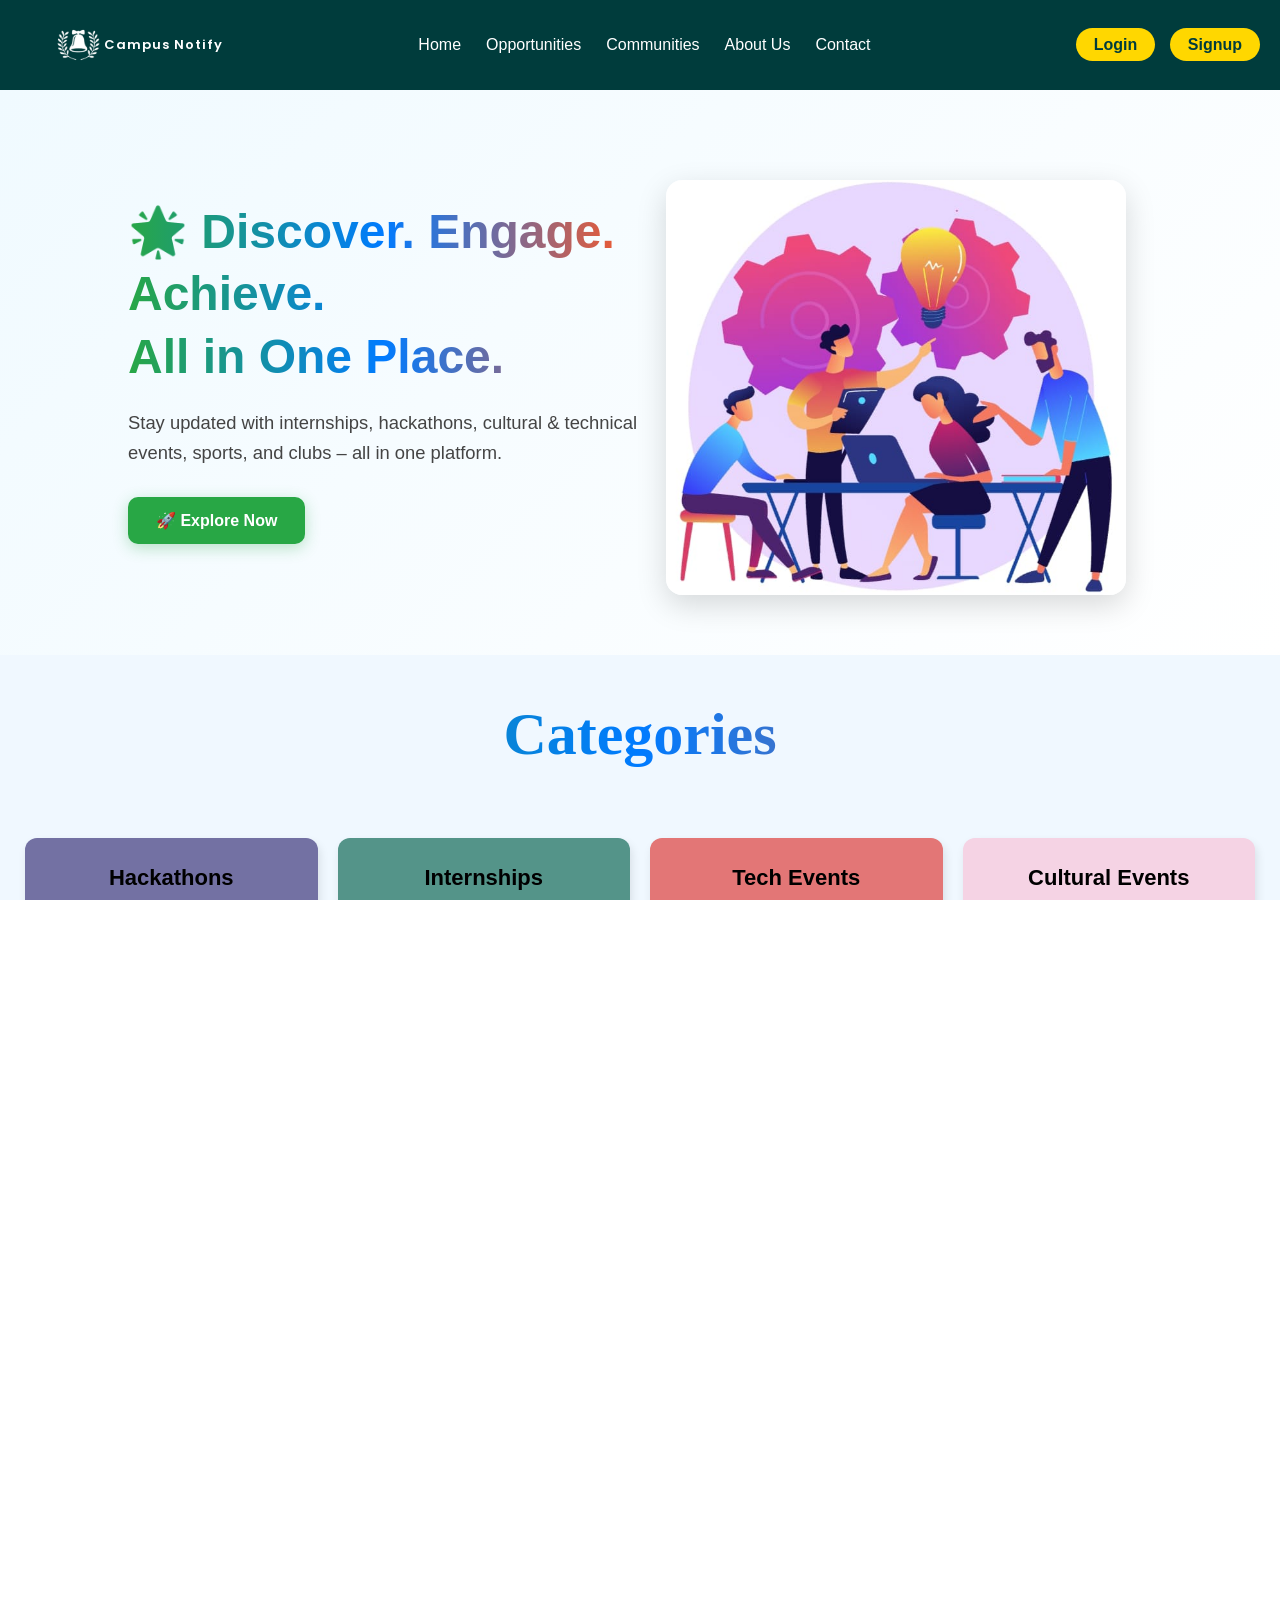
<file: index.html>
<!DOCTYPE html>
<html>
<head>
  <title>Iship</title>
  <link rel="stylesheet" href="iship.css">
  <meta name="viewport" content="width=device-width, initial-scale=1.0">
  <link href="https://fonts.googleapis.com/css?family=Poppins" rel="stylesheet" />
  <link href="https://fonts.googleapis.com/css2?family=Inter:wght@400;600;700&display=swap" rel="stylesheet">
</head>
<body>

<div class="main">
  <div class="navbar">
   <div class="logopart">
      <img src="nani-removebg-preview (1).png" class="icon" alt="Campus Logo">
           <span class="logo-text">Campus Notify</span>

    </div>
    <div class="links">
      <div class="hamburger" onclick="toggleMenu()">&#9776;</div>
      <ul>
        <li><a href="#">Home</a></li>
        <li><a href="#">Opportunities</a></li>
        <li><a href="#">Communities</a></li>
        <li><a href="#">About Us</a></li>
        <li><a href="#">Contact</a></li>
      </ul>
    </div>

    <div class="login">
      <a href="login.html" class="btn">Login</a>
      <a href="signup.html" class="btn">Signup</a>
    </div>
  </div>


  <section class="hero11">
    <div class="hero-content11">
      <h1>🌟 Discover. Engage. Achieve. <br> All in One Place.</h1>
      <p>Stay updated with internships, hackathons, cultural & technical events, sports, and clubs – all in one platform.</p>
      <a href="#events" class="btn11">🚀 Explore Now</a>
    </div>
    <div class="hero-image11">
      <img src="ni.jpg" alt="Campus Illustration">
    </div>
  </section>
<section class="ss">
  <h1 class="cat-underline">Categories</h1>

  <div class="categories">
    <div class="g1">Hackathons</div>
    <div class="g2">Internships</div>
    <div class="g3">Tech Events</div>
    <div class="g4">Cultural Events</div>
    <div class="g5">Workshops</div>
    <div class="g6">Club Activities</div>
    <div class="g7">Outdoor Sports</div>
    <div class="g8">Indoor Sports</div>
  </div>
  </section>
  
  <div class="aboutsection">
    <div class="image1"><img src="iship.jpg" alt="About CampusNotify"></div> 
    <div class="about-campusnotify">
      <p class="section-label">ABOUT US</p>
      <h2 class="main-heading">
        Discover & Grow with <span>CampusNotify</span>
      </h2>
      <div class="underline"></div>

      <p class="about-description">
        CampusNotify is your all-in-one platform to explore campus opportunities — from 
        <strong>hackathons</strong> and <strong>internships</strong> to <strong>cultural fests</strong> and 
        <strong>club activities</strong>. Whether you're just starting out or looking to expand your portfolio, 
        CampusNotify keeps you connected, informed, and engaged with your college community.
      </p>
      <ul class="highlights">
        <li>🎯 Stay Updated on Events & Opportunities</li>
        <li>🤝 Connect with Clubs and Communities</li>
        <li>📩 Direct Registration and Contact Info</li>
      </ul>
    </div>
  </div>

  <footer class="footer">
    <div class="footer-container">
      <div class="footer-section about">
        <h3>CampusNotify</h3>
        <p>CampusNotify is your go-to portal for hackathons, internships, workshops, and all campus events.</p>
      </div>

      <div class="footer-section links">
        <h4>Quick Links</h4>
        <ul>
          <li><a href="#">Home</a></li>
          <li><a href="#">Events</a></li>
          <li><a href="#">Internships</a></li>
          <li><a href="#">Clubs</a></li>
          <li><a href="#">Contact</a></li>
        </ul>
      </div>

      <div class="footer-section contact">
        <h4>Contact</h4>
        <p>Email: contact@campusnotify.in</p>
        <p>Phone: ‪‪+91 12345 67890‬‬</p>
      </div>

      <div class="footer-section social">
        <h4>Follow Us</h4>
        <div class="social-icons">
          <a href="#"><img src="linkedin.jpg" alt="Instagram" /> Instagram</a>
          <a href="#"><img src="./github.jpg" alt="LinkedIn" /> LinkedIn</a>
          <a href="#"><img src="instagram.jpg" alt="GitHub" /> GitHub</a>
        </div>
      </div>
    </div>
<!DOCTYPE html>
<!-- <html>
<head>
  <title>Iship</title>
  <link rel="stylesheet" href="iship.css">
  <meta name="viewport" content="width=device-width, initial-scale=1.0">
  <link href="https://fonts.googleapis.com/css?family=Poppins" rel="stylesheet" />
  <link href="https://fonts.googleapis.com/css2?family=Inter:wght@400;600;700&display=swap" rel="stylesheet">
</head>
<body>

<div class="main">
  <div class="navbar">
    <div class="icon">
      <img src="campus.jpg" alt="Campus Logo" style="height: 60px; width: 250px;">
    </div>
        
    <div class="links">
      <div class="hamburger" onclick="toggleMenu()">&#9776;</div>
      <ul>
        <li><a href="#">Home</a></li>
        <li><a href="#">Opportunities</a></li>
        <li><a href="#">Communities</a></li>
        <li><a href="#">About Us</a></li>
        <li><a href="#">Contact</a></li>
      </ul>
    </div>

    <div class="login">
      <a href="login.html" class="btn">Login</a>
      <a href="signup.html" class="btn">Signup</a>
    </div>
  </div>


  <section class="hero11">
    <div class="hero-content11">
      <h1>🌟 Discover. Engage. Achieve. <br> All in One Place.</h1>
      <p>Stay updated with internships, hackathons, cultural & technical events, sports, and clubs – all in one platform.</p>
      <a href="#events" class="btn11">🚀 Explore Now</a>
    </div>
    <div class="hero-image11">
      <img src="ni.jpg" alt="Campus Illustration">
    </div>
  </section>

  <h1 class="cat underline">Categories</h1>

  <div class="categories">
    <div class="g1">Hackathons</div>
    <div class="g2">Internships</div>
    <div class="g3">Tech Events</div>
    <div class="g4">Cultural Events</div>
    <div class="g5">Workshops</div>
    <div class="g6">Club Activities</div>
    <div class="g7">Outdoor Sports</div>
    <div class="g8">Indoor Sports</div>
  </div>

  <div class="aboutsection">
    <div class="image1"><img src="iship.jpg" alt="About CampusNotify"></div> 
    <div class="about-campusnotify">
      <p class="section-label">ABOUT US</p>
      <h2 class="main-heading">
        Discover & Grow with <span>CampusNotify</span>
      </h2>
      <div class="underline"></div>

      <p class="about-description">
        CampusNotify is your all-in-one platform to explore campus opportunities — from 
        <strong>hackathons</strong> and <strong>internships</strong> to <strong>cultural fests</strong> and 
        <strong>club activities</strong>. Whether you're just starting out or looking to expand your portfolio, 
        CampusNotify keeps you connected, informed, and engaged with your college community.
      </p>

      <ul class="highlights">
        <li>🎯 Stay Updated on Events & Opportunities</li>
        <li>🤝 Connect with Clubs and Communities</li>
        <li>📩 Direct Registration and Contact Info</li>
      </ul>
    </div>
  </div>

  <footer class="footer">
    <div class="footer-container">
      <div class="footer-section about">
        <h3>CampusNotify</h3>
        <p>CampusNotify is your go-to portal for hackathons, internships, workshops, and all campus events.</p>
      </div>

      <div class="footer-section links">
        <h4>Quick Links</h4>
        <ul>
          <li><a href="#">Home</a></li>
          <li><a href="#">Events</a></li>
          <li><a href="#">Internships</a></li>
          <li><a href="#">Clubs</a></li>
          <li><a href="#">Contact</a></li>
        </ul>
      </div>

      <div class="footer-section contact">
        <h4>Contact</h4>
        <p>Email: contact@campusnotify.in</p>
        <p>Phone: ‪‪+91 12345 67890‬‬</p>
      </div>

      <div class="footer-section social">
        <h4>Follow Us</h4>
        <div class="social-icons">
          <a href="#"><img src="linkedin.jpg" alt="Instagram" /> Instagram</a>
          <a href="#"><img src="./github.jpg" alt="LinkedIn" /> LinkedIn</a>
          <a href="#"><img src="instagram.jpg" alt="GitHub" /> GitHub</a>
        </div>
      </div>
    </div>

    <div class="footer-bottom">
      <p>© 2025 CampusNotify. All rights reserved.</p>
    </div>
  </footer>
</div>

<script>
  function toggleMenu() {
    const navList = document.querySelector(".links ul");
    navList.classList.toggle("active");
  }
</script>

</body>
</html>

    <div class="footer-bottom">
      <p>© 2025 CampusNotify. All rights reserved.</p>
    </div>
  </footer>
</div>

<script>
  function toggleMenu() {
    const navList = document.querySelector(".links ul");
    navList.classList.toggle("active");
  }
</script>

</body>
</html> -->
</file>
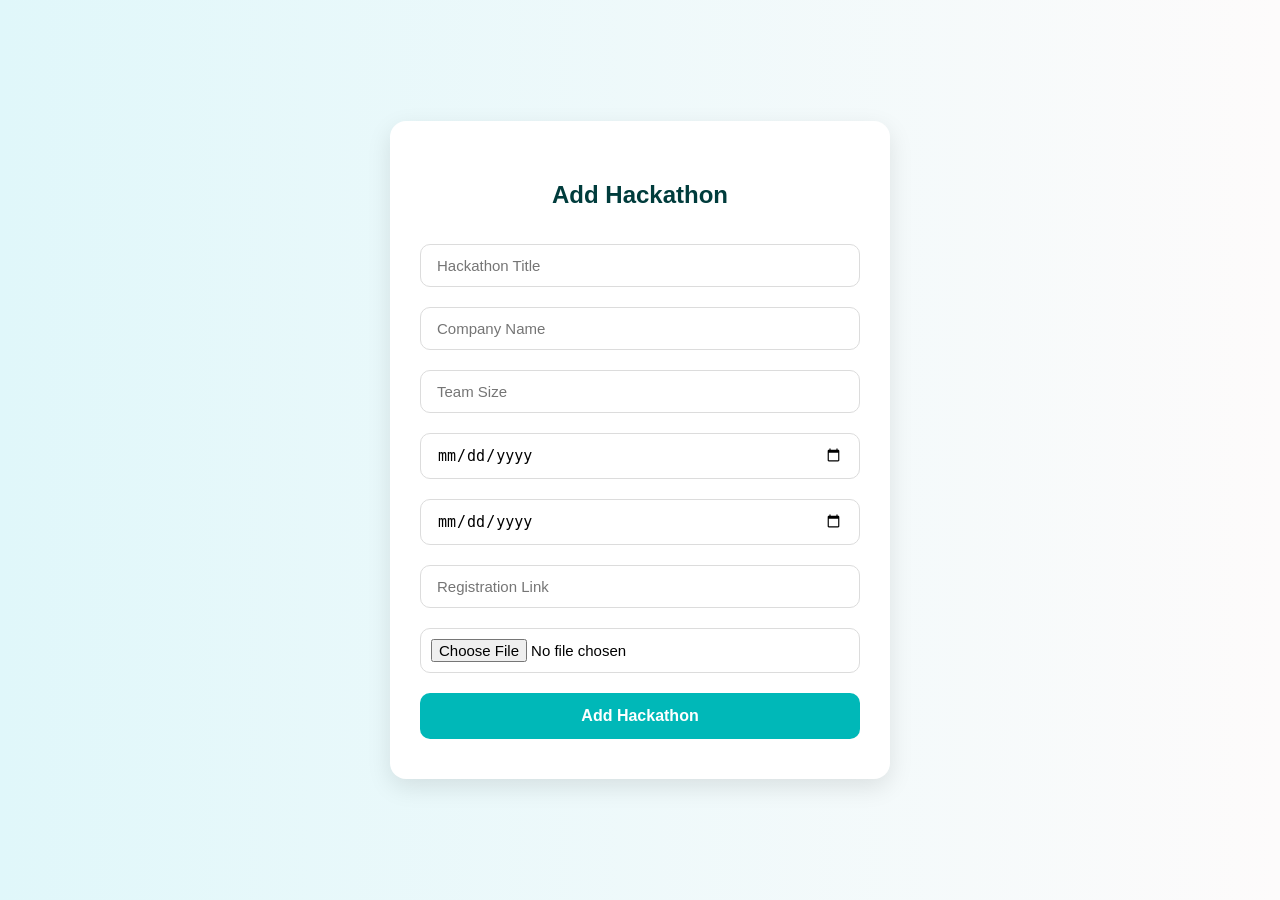
<file: addhackathon.html>
<!DOCTYPE html>
<html lang="en">
<head>
  <meta charset="UTF-8" />
  <title>Add Hackathon</title>
  <link href="https://fonts.googleapis.com/css?family=Poppins" rel="stylesheet" />
  <style>
    * {
      box-sizing: border-box;
    }

    body {
      font-family: 'Segoe UI', sans-serif;
      background: linear-gradient(to right, #e0f7fa, #fdfbfb);
      display: flex;
      justify-content: center;
      align-items: center;
      min-height: 100vh;
      margin: 0;
    }

    .form-container {
      background: #ffffff;
      padding: 40px 30px;
      border-radius: 16px;
      box-shadow: 0 8px 24px rgba(0, 0, 0, 0.1);
      width: 100%;
      max-width: 500px;
      animation: fadeIn 0.4s ease;
    }

    @keyframes fadeIn {
      from { opacity: 0; transform: translateY(20px); }
      to { opacity: 1; transform: translateY(0); }
    }

    .form-container h2 {
      text-align: center;
      margin-bottom: 25px;
      color: #003c3c;
      font-weight: 600;
    }

    .form-container input {
      width: 100%;
      padding: 12px 16px;
      margin: 10px 0;
      border: 1px solid #dcdcdc;
      border-radius: 10px;
      font-size: 15px;
      transition: 0.2s border ease;
    }

    .form-container input[type="file"] {
      padding: 10px;
    }

    .form-container input:focus {
      outline: none;
      border-color: #00b8b8;
      box-shadow: 0 0 5px rgba(0, 184, 184, 0.2);
    }

    .form-container button {
      width: 100%;
      padding: 14px;
      background-color: #00b8b8;
      color: white;
      border: none;
      border-radius: 10px;
      font-size: 16px;
      font-weight: bold;
      cursor: pointer;
      margin-top: 10px;
      transition: background-color 0.3s ease;
    }

    .form-container button:hover {
      background-color: #009999;
    }
  </style>
</head>
<body>
  <div class="form-container">
    <h2>Add Hackathon</h2>
    <form id="hackathonForm">
      <input type="text" id="title" placeholder="Hackathon Title" required>
      <input type="text" id="company" placeholder="Company Name" required>
      <input type="text" id="teamSize" placeholder="Team Size" required>
      <input type="date" id="startDate" required>
      <input type="date" id="endDate" required>
      <input type="url" id="link" placeholder="Registration Link" required>
      <input type="file" id="image" accept="image/*" required>
      <button type="submit">Add Hackathon</button>
    </form>
  </div>

  <script>
    document.getElementById("hackathonForm").addEventListener("submit", function (e) {
      e.preventDefault();

      const imageInput = document.getElementById("image");
      const file = imageInput.files[0];

      if (!file) {
        alert("Please upload an image.");
        return;
      }

      const reader = new FileReader();
      reader.onload = function () {
        const imageBase64 = reader.result;

        const hackathon = {
          title: document.getElementById("title").value,
          company: document.getElementById("company").value,
          teamSize: document.getElementById("teamSize").value,
          startDate: document.getElementById("startDate").value,
          endDate: document.getElementById("endDate").value,
          link: document.getElementById("link").value,
          image: imageBase64
        };

        const hackathons = JSON.parse(localStorage.getItem("hackathons")) || [];
        hackathons.push(hackathon);
        localStorage.setItem("hackathons", JSON.stringify(hackathons));

        alert("Hackathon added successfully!");
        e.target.reset();
        window.location.href = "showhackathon.html"; // Redirect to hackathon page
      };

      reader.readAsDataURL(file); // Convert image to base64
    });
  </script>
</body>
</html>
</file>
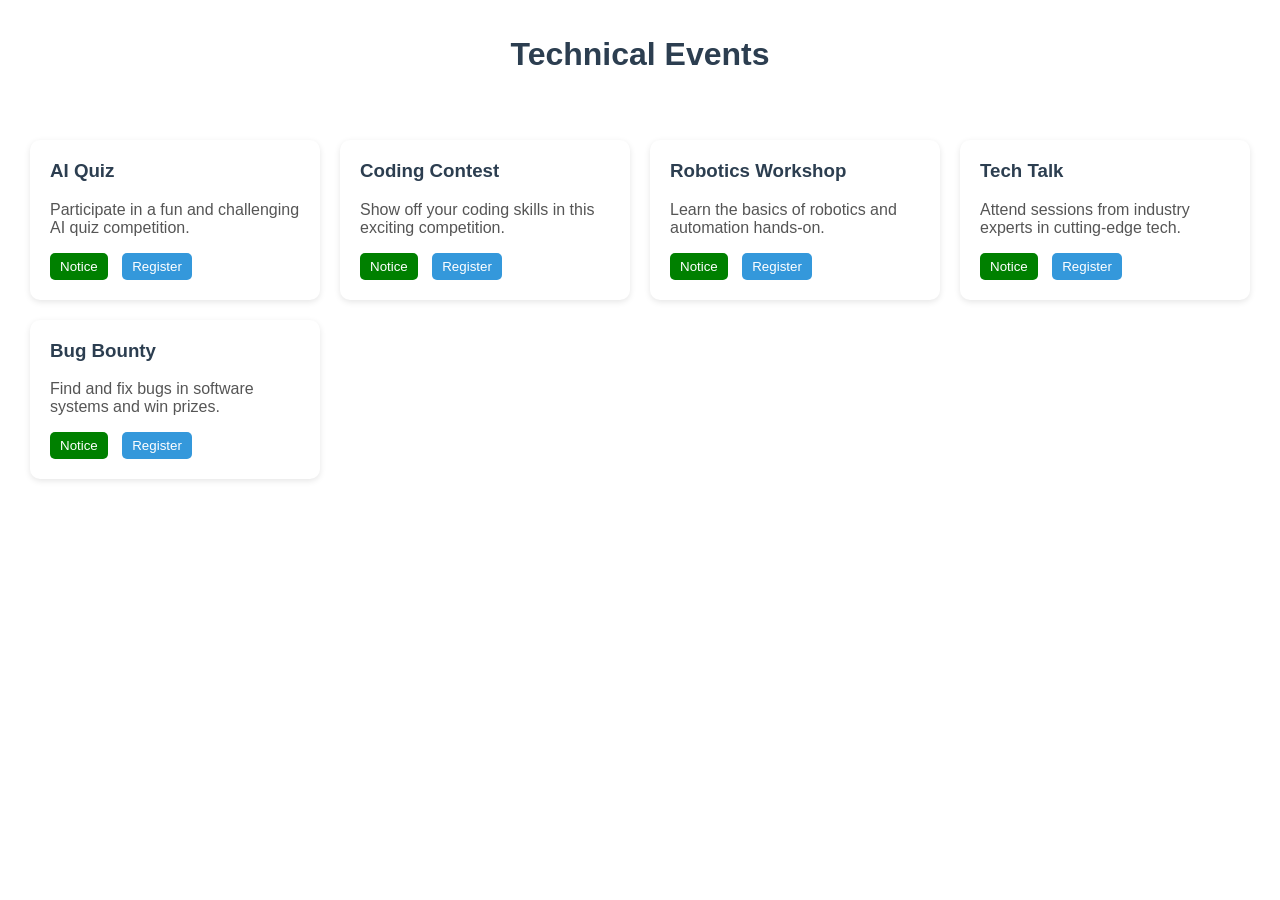
<file: campus2.html>
<!DOCTYPE html>
<html>
<head>
  <title>Technical Events</title>
  <link rel="stylesheet" href="technicalevents.css">
</head>
<body>
  <header>
    <h1>Technical Events</h1>
  </header>

  <div class="container">
    <div class="card-container">
      <div class="card">
        <h3>AI Quiz</h3>
        <p>Participate in a fun and challenging AI quiz competition.</p>
        <button class="notice-btn">Notice</button>
        <button class="register-btn">Register</button>
      </div>
      <div class="card">
        <h3>Coding Contest</h3>
        <p>Show off your coding skills in this exciting competition.</p>
        <button class="notice-btn">Notice</button>
        <button class="register-btn">Register</button>
      </div>
      <div class="card">
        <h3>Robotics Workshop</h3>
        <p>Learn the basics of robotics and automation hands-on.</p>
        <button class="notice-btn">Notice</button>
        <button class="register-btn">Register</button>
      </div>
      <div class="card">
        <h3>Tech Talk</h3>
        <p>Attend sessions from industry experts in cutting-edge tech.</p>
        <button class="notice-btn">Notice</button>
        <button class="register-btn">Register</button>
      </div>
      <div class="card">
        <h3>Bug Bounty</h3>
        <p>Find and fix bugs in software systems and win prizes.</p>
        <button class="notice-btn">Notice</button>
        <button class="register-btn">Register</button>
      </div>
    </div>
  </div>
</body>
</html>
<!DOCTYPE html>
<html>
<head>
</file>
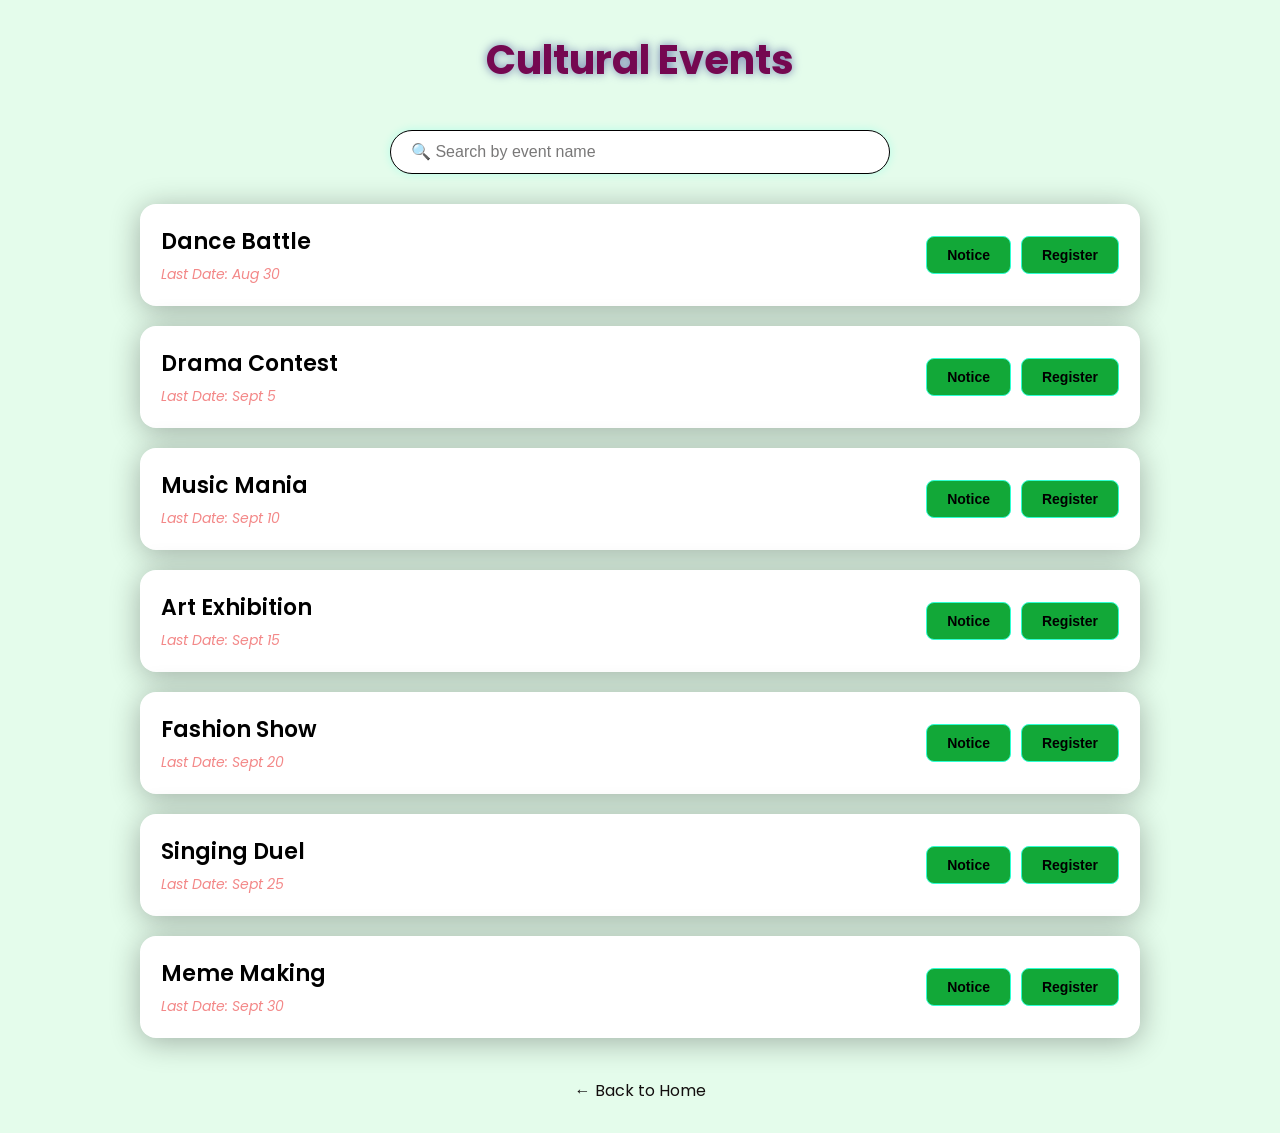
<file: campus3.html>
<!DOCTYPE html>
<html lang="en">
<head>
  <meta charset="UTF-8" />
  <meta name="viewport" content="width=device-width, initial-scale=1.0"/>
  <title>Cultural Events</title>
      <link href='https://fonts.googleapis.com/css?family=Poppins' rel='stylesheet'>

  <style>
    * {
      margin: 0;
      padding: 0;
      box-sizing: border-box;
    }

    body {
       font-family: 'poppins';
      background-color: #E4FCEB;
      padding: 30px;
      color: #fff;
    }

    h1 {
      text-align: center;
      color: #750851;
      text-shadow: 0 0 10px #6e7cac;
      margin-bottom: 40px;
      font-size: 2.5rem;
    }

    .search {
      display: flex;
      justify-content: center;
      margin-bottom: 30px;
    }

    #searchInput {
      padding: 12px 20px;
      width: 80%;
      max-width: 500px;
      border-radius: 30px;
      border: 1px solid black;
      outline: none;
      font-size: 16px;
      backdrop-filter: blur(10px);
      transition: 0.3s ease;
      box-shadow: 0 0 10px rgba(0, 255, 225, 0.2);
    }
    .search input::placeholder {
      color: #797878;
    }

    .event-wrapper {
      display: flex;
      flex-direction: column;
      align-items: center;
      gap: 20px;
    }

    .Event {
      width: 90%;
      max-width: 1000px;
      background: white;
      backdrop-filter: blur(15px);
      -webkit-backdrop-filter: blur(15px);
      border: 1px solid rgba(255, 255, 255, 0.1);
      box-shadow: 0 4px 30px rgba(0, 0, 0, 0.3);
      border-radius: 16px;
      padding: 20px;
      display: flex;
      justify-content: space-between;
      align-items: center;
      transition: transform 0.3s ease, box-shadow 0.3s ease;
      opacity: 0;
      transform: translateY(40px);
      animation: fadeSlideUp 0.8s forwards;
    }

    .Event:nth-child(1) { animation-delay: 0.1s; }
    .Event:nth-child(2) { animation-delay: 0.3s; }
    .Event:nth-child(3) { animation-delay: 0.5s; }
    .Event:nth-child(4) { animation-delay: 0.7s; }
    .Event:nth-child(5) { animation-delay: 0.9s; }
    .Event:nth-child(6) { animation-delay: 1.1s; }
    .Event:nth-child(7) { animation-delay: 1.3s; }

    @keyframes fadeSlideUp {
      to {
        opacity: 1;
        transform: translateY(0);
      }
    }

    .Event:hover {
      transform: translateY(-6px);
      box-shadow: 0 12px 25px rgba(24, 197, 68, 0.3);
    }

    .event-info {
      display: flex;
      flex-direction: column;
    }

    .event-title {
      font-size: 22px;
      font-weight: 600;
      color: black;
      /* text-shadow: 0 0 5px #409e93; */
      margin-bottom: 6px;
    }

    .notice {
      font-style: italic;
      color: #f38888;
      font-size: 14px;
    }

    .btn-container {
      display: flex;
      gap: 10px;
    }

    .register-btn, .notice-btn {
      padding: 10px 20px;
      border-radius: 8px;
      border: 1px solid transparent;
      font-size: 14px;
      font-weight: 600;
      cursor: pointer;
      transition: all 0.3s ease;
    }

    .register-btn {
       background-color: #12a838;
      color: black;
      border: 1px solid #2effd3;
    }

    .register-btn:hover {
       background-color:  #11802c;
      color: rgb(0, 0, 0);
      box-shadow: 0 0 15px #2effd3;
    }

    .notice-btn {
      background-color: #12a838;
      color: black;
      border: 1px solid #2effd3;
    }

    .notice-btn:hover {
      background-color:  #11802c;
      color: rgb(0, 0, 0);
      box-shadow: 0 0 15px #2effd3;
    }

    a.back {
      display: block;
      text-align: center;
      margin-top: 40px;
      color:#130f0f;
      text-decoration: none;
      font-size: 16px;
    }

    a.back:hover {
      text-decoration: underline;
    }
  </style>
</head>
<body>
  <h1>Cultural Events</h1>

  <div class="search">
    <input type="text" id="searchInput" placeholder="🔍 Search by event name" onkeyup="filterevents()" />
  </div>

  <div class="event-wrapper">
    <!-- Events here -->
      <div class="Event">
      <div class="event-info">
        <div class="event-title">Dance Battle</div>
        <div class="notice">Last Date: Aug 30</div>
      </div>
      <div class="btn-container">
        <a href="./notice.pdf.pdf" target="_blank"><button class="notice-btn">Notice</button></a>
        <a href="https://forms.office.com/r/vWejGk2zef" target="_blank"><button class="register-btn">Register</button></a>
      </div>
    </div>

    <div class="Event">
      <div class="event-info">
        <div class="event-title">Drama Contest</div>
        <div class="notice">Last Date: Sept 5</div>
      </div>
      <div class="btn-container">
        <a href="./notice.pdf" target="_blank"><button class="notice-btn">Notice</button></a>
        <a href="https://forms.office.com/" target="_blank"><button class="register-btn">Register</button></a>
      </div>
    </div>

    <div class="Event">
      <div class="event-info">
        <div class="event-title">Music Mania</div>
        <div class="notice">Last Date: Sept 10</div>
      </div>
      <div class="btn-container">
        <a href="./notice.pdf" target="_blank"><button class="notice-btn">Notice</button></a>
        <a href="https://forms.office.com/" target="_blank"><button class="register-btn">Register</button></a>
      </div>
    </div>

    <div class="Event">
      <div class="event-info">
        <div class="event-title">Art Exhibition</div>
        <div class="notice">Last Date: Sept 15</div>
      </div>
      <div class="btn-container">
        <a href="./notice.pdf" target="_blank"><button class="notice-btn">Notice</button></a>
        <a href="https://forms.office.com/" target="_blank"><button class="register-btn">Register</button></a>
      </div>
    </div>

    <div class="Event">
      <div class="event-info">
        <div class="event-title">Fashion Show</div>
        <div class="notice">Last Date: Sept 20</div>
      </div>
      <div class="btn-container">
        <a href="./notice.pdf.pdf" target="_blank"><button class="notice-btn">Notice</button></a>
        <a href="https://forms.office.com/" target="_blank"><button class="register-btn">Register</button></a>
      </div>
    </div>

    <div class="Event">
      <div class="event-info">
        <div class="event-title">Singing Duel</div>
        <div class="notice">Last Date: Sept 25</div>
      </div>
      <div class="btn-container">
        <a href="./notice.pdf" target="_blank"><button class="notice-btn">Notice</button></a>
        <a href="https://forms.office.com/" target="_blank"><button class="register-btn">Register</button></a>
      </div>
    </div>

    <div class="Event">
      <div class="event-info">
        <div class="event-title">Meme Making</div>
        <div class="notice">Last Date: Sept 30</div>
      </div>
      <div class="btn-container">
        <a href="./notice.pdf" target="_blank"><button class="notice-btn">Notice</button></a>
        <a href="https://forms.office.com/" target="_blank"><button class="register-btn">Register</button></a>
      </div>
    </div>
  </div>

  <a class="back" href="campus1.html">← Back to Home</a>

  <script>
    function filterevents() {
      const input = document.getElementById("searchInput");
      const filter = input.value.toLowerCase();
      const cards = document.getElementsByClassName("Event");

      for (let i = 0; i < cards.length; i++) {
        const title = cards[i].getElementsByClassName("event-title")[0].innerText.toLowerCase();
        const description = cards[i].getElementsByClassName("notice")[0].innerText.toLowerCase();

        if (title.includes(filter) || description.includes(filter)) {
          cards[i].style.display = "";
        } else {
          cards[i].style.display = "none";
        }
      }
    }
  </script>
</body>
</html>
</file>
<file: iship.css>
* {
  margin: 0;
  padding: 0;
  box-sizing: border-box;
}
a
body, html {
  font-family: Arial, sans-serif;
}


.main {
  height: 100vh;
  display: flex;
  flex-direction: column;
  width:100%;
}

.navbar {
  display: flex;
  justify-content: space-between;
  align-items: center;
  background-color:#003C3C;
  padding: 10px 30px;
  color: white;
  width:100%;
  position:fixed;
}
/* Add this to iship.css */

.notification-container {
  position: relative;
  display: inline-block;
  margin-right: 20px;
}

.notification-icon {
  font-size: 22px;
  cursor: pointer;
  position: relative;
}

.notification-badge {
  position: absolute;
  top: -5px;
  right: -8px;
  background-color: red;
  color: white;
  font-size: 12px;
  padding: 2px 6px;
  border-radius: 50%;
}

.dropdown {
  display: none;
  position: absolute;
  top: 30px;
  right: 0;
  background-color: white;
  min-width: 250px;
  box-shadow: 0 4px 8px rgba(0,0,0,0.1);
  border-radius: 8px;
  padding: 10px;
  z-index: 1000;
}

.notification-icon:hover .dropdown {
  display: black;
}

.dropdown p {
  margin: 0;
  padding: 8px 12px;
  border-bottom: 1px solid #eee;
  font-size: 14px;
}

.dropdown p:last-child {
  border-bottom: none;
}

/* .logopart {
  display: flex;
  align-items: center;
  gap: 10px;
} */

/* .icon {
  width: 200px;
  height: 50px;
} */
 .navbar {
  position: sticky;    /* keeps navbar visible when scrolling */
  top: 0;
  left: 0;
  right: 0;
  z-index: 1000;

  display: flex;
  justify-content: space-between;
  align-items: center;
  background-color: #003c3c;
  padding: 10px 20px;   /* spacing inside navbar */
  color: white;
  width: 100%;
}

.logopart {
  display: flex;
  align-items: center;
  gap: 0px;
}  /* background-color: black; */


.icon {
  height: 70px;        /* increased icon size */
  width: auto;         /* keeps correct proportions */
  object-fit: contain; /* ensures full logo is visible */
  display: block;
}
.logo-text {
  font-size: 13px;
  font-weight: 600;
  color: #ffffff;
  letter-spacing: 1px;
  text-transform: capitalize;
  font-family: 'Poppins', sans-serif;
  margin-left: -40px;
}




.links ul {
  list-style: none;
  display: flex;
  gap: 25px;
}

.links ul li a {
  text-decoration: none;
  color: white;
  font-weight: 500;
  font-size: 16px;
}

.links ul li a:hover {
  /* color: #62ccc0; */
        color: #FFD700;
  /* background-color: rgba(255, 255, 255, 0.15);
  padding: 6px 16px;
  border-radius: 6px;
  backdrop-filter: blur(4px);
  box-shadow: 0 4px 12px rgba(0, 0, 0, 0.3);
  transition: all 0.3s ease; */
}


.login .btn {
  padding: 8px 18px;
        background: #FFD700;
              color: #003c3c;
  /* background-color: #126ca8; */
  /* color: white; */
  border-radius: 20px;
  margin-left: 10px;
  text-decoration: none;
  font-weight: bold;
}
.btn:hover{
        background: #ffcc00;
  /* background-color:#397eac; */
  /* color:white; */
}

* {
  margin: 0;
  padding: 0;
  box-sizing: border-box;
}

html, body {
  width: 100%;
  height: 100%;
  overflow-x: hidden;
  font-family: Arial, sans-serif;
}

/* .image {
  background-image: url('ni.jpg');
  /* background-size: cover; */
  /* background-position: center; 
  background-repeat: no-repeat;
  height: 50%;
  width: 50%;
  padding: 30px;
} */
 .hero11 {
      display: flex;
      align-items: center;
      justify-content: space-between;
      padding: 60px 10%;
      background: linear-gradient(135deg, #f0faff, #ffffff);
      flex-wrap: wrap;
    }

    .hero-content11 {
      flex: 1;
      max-width: 550px;
      animation: fadeInLeft 1.2s ease;
    }

    .hero-content11 h1 {
      font-size: 3rem;
      font-weight: 700;
      margin-bottom: 20px;
      line-height: 1.3;
      background: linear-gradient(90deg, #28a745, #007bff, #ff5722);
      -webkit-background-clip: text;
      -webkit-text-fill-color: transparent;
      animation: gradientMove 4s infinite alternate;
    }

    .hero-content11 p {
      font-size: 1.15rem;
      color: #444;
      margin-bottom: 30px;
      line-height: 1.6;
    }

    .btn11 {
      display: inline-block;
      padding: 14px 28px;
      background: #28a745;
      color: #fff;
      font-size: 1rem;
      font-weight: 600;
      border-radius: 10px;
      text-decoration: none;
      box-shadow: 0 4px 15px rgba(40,167,69,0.3);
      transition: all 0.3s ease;
    }

    .btn11:hover {
      background: #218838;
      box-shadow: 0 6px 20px rgba(40,167,69,0.6);
      transform: translateY(-2px);
    }

    .hero-image11 {
      flex: 1;
      display: flex;
      justify-content: center;
      margin-top: 30px;
      animation: fadeInRight 1.2s ease;
    }

    .hero-image11 img {
      max-width: 90%;
      height: auto;
      border-radius: 16px;
      box-shadow: 0 10px 30px rgba(0,0,0,0.15);
    }

    /* Animations */
    @keyframes fadeInLeft {
      from { opacity: 0; transform: translateX(-50px); }
      to { opacity: 1; transform: translateX(0); }
    }

    @keyframes fadeInRight {
      from { opacity: 0; transform: translateX(50px); }
      to { opacity: 1; transform: translateX(0); }
    }

    @keyframes gradientMove {
      0% { background-position: 0% 50%; }
      100% { background-position: 100% 50%; }
    }

.hero-text {
  position: absolute;
  text-align: center;
  color: white;
  background: rgba(0, 0, 0, 0.4); /* semi-transparent background for contrast */
  padding: 20px 40px;
  border-radius: 12px;
  box-shadow: 0 4px 12px rgba(0, 0, 0, 0.3);
}

.hero-text h1 {
  font-size: 3rem;
  margin-bottom: 10px;
}

.hero-text p {
  font-size: 1.5rem;
  margin: 0;
}

@media (max-width: 1024px) {
      .hero11 {
        padding: 40px 6%;
      }
      .hero-content11 h1 {
        font-size: 2.5rem;
      }
      .hero-content11 p {
        font-size: 1.05rem;
      }
    }

    /* Mobile landscape */
    @media (max-width: 768px) {
      .hero11 {
        flex-direction: column;
        text-align: center;
        padding: 40px 5%;
      }
      .hero-content11 {
        max-width: 100%;
      }
      .hero-content11 h1 {
        font-size: 2rem;
      }
      .hero-content11 p {
        font-size: 1rem;
      }
      .hero-image11 {
        margin-top: 20px;
      }
      .hero-image11 img {
        max-width: 100%;
      }
    }

    /* Small Mobile portrait */
    @media (max-width: 480px) {
      .hero-content11 h1 {
        font-size: 1.6rem;
      }
      .hero-content11 p {
        font-size: 0.95rem;
      }
      .btn11 {
        padding: 12px 22px;
        font-size: 0.9rem;
      }
    }

    /* Optional: Responsive navbar content adjustment */
    @media (max-width: 768px) {
      .con {
        padding: 5px;
        flex-direction: column;
      }
    }



* {
  margin: 0;
  padding: 0;
  box-sizing: border-box;
}

html, body {
  width: 100%;
  height: 100%;
  overflow-x: hidden; /* ✅ Prevents right overflow */
  font-family: Arial, sans-serif;
}

* {
  margin: 0;
  padding: 0;
  box-sizing: border-box;
}

body, html {
  font-family: Arial, sans-serif;
  background-color: white;
  overflow-x: hidden;
}

/* .categories {
  display: grid;
  grid-template-columns: repeat(auto-fit, minmax(300px, 1fr));
  gap: 20px;
  padding: 40px;
}

.categories div {
  background-color: #e0e0e0;
  padding: 30px;
  border-radius: 12px;
  font-size: 20px;
  font-weight: bold;
    text-align: center;

  box-shadow: 0 4px 8px rgba(0,0,0,0.1);
  transition: transform 0.2s;
} */
.categories {
  display: grid;
  grid-template-columns: repeat(auto-fit, minmax(250px, 1fr)); /* ✅ responsive columns */
  gap: 20px;
  padding: 25px;
}
.ss{
  background-color: #f0f8ff;
}
.categories div {
  background-color: #6d6161;
  padding: 20px 10px;
  border-radius: 12px;
  font-size: 22px;
  font-weight: bold;
  display: flex;               /* ✅ centers text */
  justify-content: center;     /* ✅ horizontally center */
  align-items: center;         /* ✅ vertically center */
  text-align: center;
  height: 80px;               /* ✅ uniform height for better grid look */
  box-shadow: 2px 5px 10px rgba(0,0,0,0.1);
  transition: transform 0.2s;
    /* font-family: Georgia, 'Times New Roman', Times, serif; */
}

.categories div:hover {
  transform: scale(1.05);
}

/* ✅ Extra responsiveness for mobile */
@media (max-width: 600px) {
  .categories {
    grid-template-columns: 1fr; /* single column on small screens */
    padding: 20px;
  }

  .categories div {
    height: auto;
    padding: 30px;
    font-size: 18px;
  }
}

 .cat-underline{
  font-size: 60px;
 line-height: 1.3;
      background: linear-gradient(90deg, #28a745, #007bff, #ff5722);
      -webkit-background-clip: text;
      -webkit-text-fill-color: transparent;
  text-align: center;
  margin-top:30px;
  margin-bottom:30px;
  padding :10px;
  padding-bottom: 10px;
  font-family: Georgia, 'Times New Roman', Times, serif;
 }
.categories div.g1{
     background-color:#7371a3;
}
.categories div.g2{
     background-color: #549489;
}
.categories div.g3{
     background-color: #e37676;
}
.categories div.g4{
     background-color:	#f5d3e4;
}
.categories div.g5{
     background-color: #ecdabd;
}
.categories div.g6{
     background-color:	#8bc473;
}
.categories div.g7{
     background-color:	#ae9c90;
}
.categories div.g8{
     background-color:	#97790e;
}

.categories div.g1:hover{
     background-color:#5e5ac2;
     transition: 0.6s;
}
.categories div.g2:hover{
    background-color: #0dae93;
    transition: 0.6s;
}
.categories div.g3:hover{
          background-color: #c44c4c;
           transition: 0.6s;
}
.categories div.g4:hover{
    
      background-color:	#c95b92;
       transition: 0.6s;
}
.categories div.g5:hover{
    background-color: #d29636;
     transition: 0.6s;
}
.categories div.g6:hover{
      background-color:	#3c873c;
       transition: 0.6s;
}
.categories div.g7:hover{
      background-color:	#a94911;
       transition: 0.6s;
}
.categories div.g8:hover{
      background-color:	#6b9908;
       transition: 0.6s;
}

.aboutsection {
  display: flex;
  flex-wrap: wrap;
  width: 100%;
  height: auto; 
  justify-content: center;
  align-items: center;
  background-color: #f9f9f9;
  padding: 30px;
  padding-top:0;
  margin-bottom: 100px;
  margin-top: -20px;
}

.image1, .about-campusnotify {
  width: 50%;

}
.image1 img {
  max-width: 80%; 
  min-width:60%;
  height: auto;
  border-radius: 12px;
  display: block;
  margin: auto; 
  padding-top: 150px; 
}

.about-campusnotify {
  min-width: 50%;
  max-width:80%;
  height: 50%;
 
  margin: 40px auto;
  padding: 20px;
  font-family: 'Segoe UI', sans-serif;
  text-align: left;
}

.section-label {
  color: #888;
  font-size: 14px;
  font-weight: 600;
  letter-spacing: 1px;
}

.main-heading {
  font-size: 32px;
  font-weight: 800;
  color: #222;
  margin: 10px 0;
}

.main-heading span {
  color: #0EAD69;
}

.underline {
  width: 80px;
  height: 5px;
  background-color: #0EAD69;
  border-radius: 4px;
  margin: 10px 0 20px 0;
}

.about-description {
  color: #555;
  font-size: 1.1rem;
  line-height: 1.8;
  margin-bottom: 20px;
  text-align: justify;
}

.highlights {
  list-style: none;
  padding-left: 0;
  
}

.highlights li {
  margin: 10px 0;
  font-size: 1rem;
  font-weight: 600;
  color: #222;
}
.footer {
  background-color: #20232a;
  color: #fff;
  padding: 40px 20px 10px 20px;
  font-family: Arial, sans-serif;
}

.footer-container {
  display: flex;
  flex-wrap: wrap;
  justify-content: space-between;
  max-width: 1200px;
  margin: auto;
}

.footer-section {
  flex: 1 1 200px;
  margin: 20px;
}

.footer-section h3,
.footer-section h4 {
  margin-bottom: 15px;
  color: #ffd700;
}

.footer-section p,
.footer-section a {
  color: #ccc;
  font-size: 14px;
  line-height: 1.6;
  text-decoration: none;
}

.footer-section a:hover {
  color: #fff;
}

.social-icons a img {
  width: 24px;
  margin-right: 10px;
  filter: brightness(0.8);
  transition: 0.3s;
}

.social-icons a img:hover {
  filter: brightness(1.2);
}

.footer-bottom {
  text-align: center;
  padding-top: 20px;
  border-top: 1px solid #444;
  font-size: 13px;
  color: #999;
}
.hamburger {
  display: none;
  font-size: 26px;
  color: white;
  cursor: pointer;
}


@media (max-width: 1000px) {
  .links ul {
    display: none;
    flex-direction: column;
    background-color: #333;
    position: absolute;
    top: 60px;
    right: 20px;
    padding: 15px;
    border-radius: 8px;
  }

  .links ul.active {
    display: flex;
  }

  .hamburger {
    
    display: block;
  }

  .login {

    display: none;
  } 

  .aboutsection {
      display: flex;
      align-items: center;
      justify-content: space-between;
      padding: 60px 10%;
      gap: 40px;
      background: #fff;
      flex-wrap: wrap;
    }

    .image1 {
      flex: 1;
      display: flex;
      justify-content: center;
      align-items: center;
    }

    .image1 img {
      width: 100%;
      max-width: 450px;
      border-radius: 12px;
      box-shadow: 0 8px 24px rgba(0,0,0,0.1);
    }

    .about-campusnotify {
      flex: 1;
      max-width: 600px;
    }

    .section-label {
      font-size: 14px;
      font-weight: 600;
      color: #28a745;
      letter-spacing: 2px;
      margin-bottom: 10px;
      text-transform: uppercase;
      line-height: 1.2; /* tighter */
    }

    .main-heading {
      font-size: 2.2rem;
      font-weight: 700;
      margin-bottom: 12px;
      color: #003c3c;
      line-height: 1.2; /* tighter */
    }

    .main-heading span {
      color: #28a745;
    }

    .underline {
      width: 60px;
      height: 4px;
      background: #28a745;
      margin-bottom: 16px;
      border-radius: 2px;
    }

    .about-description {
      font-size: 1.05rem;
      color: #444;
      margin-bottom: 15px;
      text-align: justify;
      line-height: 1.35; /* tighter */
    }

    .highlights {
      list-style: none;
      padding-left: 0;
    }

    .highlights li {
      font-size: 1rem;
      margin: 5px 0;
      line-height: 1.3; /* tighter */
    }

    /* ✅ Responsive Design */
    @media (max-width: 992px) {
      .aboutsection {
        padding: 40px 6%;
        gap: 30px;
      }

      .main-heading {
        font-size: 1.8rem;
      }

      .about-description {
        font-size: 1rem;
      }
    }

    @media (max-width: 768px) {
      .aboutsection {
        flex-direction: column;
        text-align: center;
        padding: 30px 20px;
      }

      .image1 img {
        max-width: 90%;
        margin-bottom: 18px;
      }

      .about-campusnotify {
        max-width: 100%;
      }

      .main-heading {
        font-size: 1.6rem;
      }

      .about-description,
      .highlights li {
        font-size: 0.95rem;
      }
    }

    @media (max-width: 480px) {
      .main-heading {
        font-size: 1.4rem;
      }

      .about-description {
        font-size: 0.9rem;
      }

      .highlights li {
        font-size: 0.9rem;
      }
    }
/*   
  .aboutsection{
    flex-direction: column;
    text-align:center;
  }
  .imgage1 img{
    width:100%;
    max-width:300px;

  }
 .aboutsection {
  display: flex;
  gap: 40px;
  padding: 40px 20px;
  align-items: center;
  justify-content: center;
  flex-wrap: wrap;
  text-align: center;
}

.image1 img {
  width: 100%;
  max-width: 300px;
  border-radius: 10px;
}

.about-campusnotify {
  max-width: 600px;
  margin: auto;
}

.main-heading {
   font-size: 32px;
  color: #333;
}

.about-description,
.highlights li {
  font-size: 16px;
  color: #555;
  line-height: 1.6;
  margin-bottom: 100px;
}
  .highlights li {
    padding-top:px;
  line-height: 1.7;

}
  
} */

/* @media (max-width: 768px) {
  .aboutsection {
    flex-direction: column;
    align-items: center;
    height: auto;
    padding: 20px 10px;
  }

  .image1,
  .about-campusnotify {
    width: 100%;
    max-width: 90%;
  }

  .image1 img {
    width: 100%;
    max-width: 100%;
    min-width: unset;
    margin: 0 auto;
  }

  .about-campusnotify {
    padding: 10px;
    margin: 20px 0;
  }

  .main-heading {
    font-size: 24px;
  }

  .about-description,
  .highlights li {
    font-size: 15px;
    text-align: justify;
  }
  .highlights li {
  line-height: 1.5;
  margin:6px 0px;
}
.links ul.active {
  display: flex;
  flex-direction: column;
  background-color: #333;
  position: absolute;
  top: 60px;
  right: 20px;
  padding: 15px;
  border-radius: 8px;
  z-index: 1000;
}


} */
  }
</file>
<file: technicalevents.css>
body {
  margin: 0;
  font-family: Arial, sans-serif;
  background: #ffffff;
}

header {
  /* background-color: #ffffff; */
  padding: 15px;
  color: #2c3e50;
  text-align: center;
}

.container {
  padding: 30px;
}

.card-container {
  display: grid;
  grid-template-columns: repeat(auto-fit, minmax(280px, 1fr));
  gap: 20px;
}

.card {
  background-color: #fff;
  padding: 20px;
  border-radius: 10px;
  box-shadow: 0 2px 6px rgba(0,0,0,0.1);
  position: relative;
}

.card h3 {
  color: #2c3e50;
  margin-top: 0;
}

.card p {
  color: #555;
}

.notice-btn {
  background-color: green;
  color: white;
  padding: 6px 10px;
  border: none;
  border-radius: 5px;
  cursor: pointer;
}

.register-btn {
  background-color: #3498db;
  color: white;
  padding: 6px 10px;
  border: none;
  border-radius: 5px;
  cursor: pointer;
  margin-left: 10px;
}

#addEventBtn {
  float: right;
  margin: 20px;
  padding: 10px 15px;
  background-color: #27ae60;
  color: white;
  border: none;
  border-radius: 5px;
  cursor: pointer;
}

#eventForm {
  display: none;
  margin: 20px;
  padding: 15px;
  background-color: #ecf0f1;
  border-radius: 10px;
}

input[type="text"], textarea {
  width: 100%;
  padding: 8px;
  margin-bottom: 12px;
  border-radius: 5px;
  border: 1px solid #ccc;
}

#eventForm button {
  background-color: #2980b9;
  color: white;
  border: none;
  padding: 10px 15px;
  border-radius: 5px;
  cursor: pointer;
}

.close-btn {
  position: absolute;
  top: 8px;
  right: 12px;
  color: red;
  font-weight: bold;
  cursor: pointer;
  font-size:18px;
}
</file>
